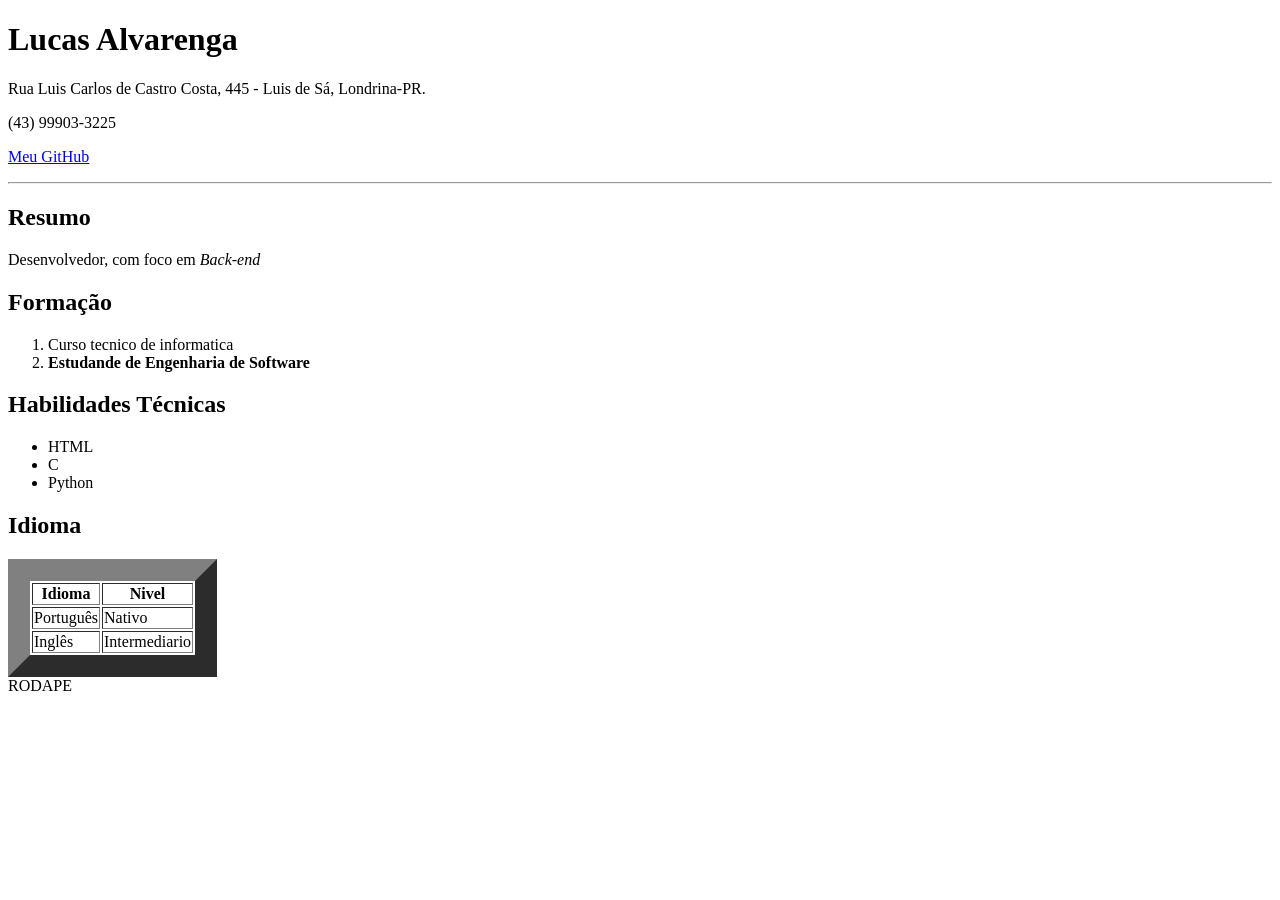
<file: Aula-2/index.html>
<!DOCTYPE html>
<html lang="pt-br">
    <head>
        <meta charset="UTF-8"/>
        <title>Currículo de Lucas</title>
    </head>
    <body>
        <div id="cabecalho">
            <h1> Lucas Alvarenga</h1>
            <p>Rua Luis Carlos de Castro Costa, 445 - Luis de Sá, Londrina-PR.</p>
            <p>(43) 99903-3225</p>
            <p>
                <a href="https://github.com/lcalvadev/Aula-Front-end.git"> Meu GitHub</a>
            </p>
        </div>
        <hr>
        <div id="principal">

            <div>
                <h2> Resumo</h2>
                <p>
                    Desenvolvedor, com foco em <i>Back-end</i>
                </p>
            </div>

            <div>
                <h2>Formação</h2>
                <ol>
                    <li>Curso tecnico de informatica</li>
                    <li><b>Estudande de Engenharia de Software</b></li>
                </ol>
            </div>

            <div>
                <h2>Habilidades Técnicas</h2>
                <ul>
                    <li>HTML</li>
                    <li>C</li>
                    <li>Python</li>
                </ul>
            </div>

            <div>
                <h2>Idioma</h2>
                <table border="22">
                    <tr>
                        <th>Idioma</th>
                        <th>Nivel</th>
                    </tr>
                    <tr>
                        <td>Português</td>
                        <td>Nativo</td>
                    </tr>
                    <tr>
                        <td>Inglês</td>
                        <td>Intermediario</td>
                    </tr>
                </table>
            </div>

        </div>
        <div>RODAPE</div>
    </body>

</html>
</file>
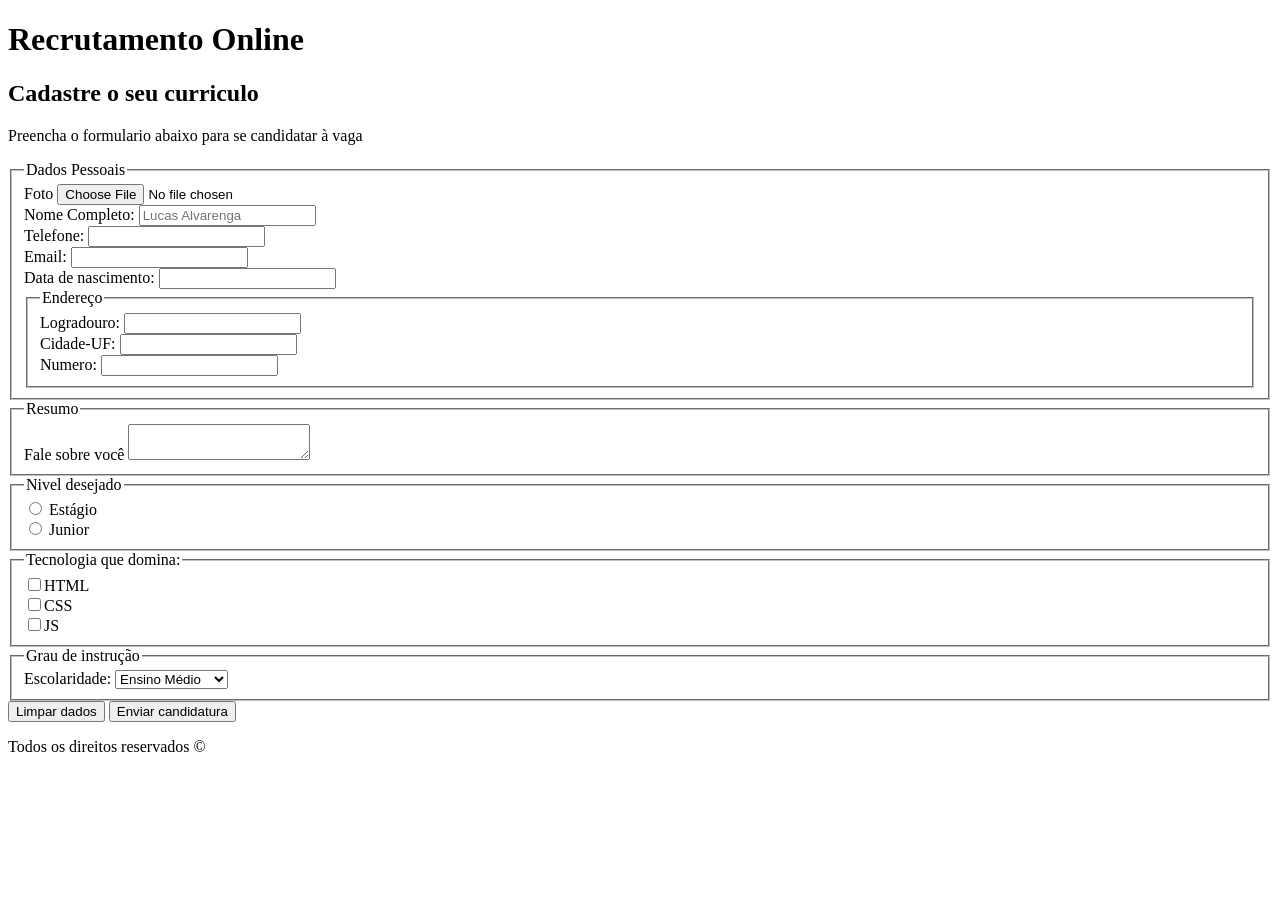
<file: Aula-3/index.html>
<!DOCTYPE html>
<html lang="pt-br">

<head>
    <title> Recrutamento Online</title>
    <meta charset="UTF-8">
</head>
<body>
    <header>
        <h1>Recrutamento Online</h1>
    </header>
    <main>
        <section>
            <h2>Cadastre o seu curriculo</h2>
            <form action="https://postman-echo.com/post" method="post" enctype="multipart/form-data">
                <p>Preencha o formulario abaixo para se candidatar à vaga</p>
                <fieldset>
                <legend>Dados Pessoais</legend>
                <!-- Campo novo de foto -->
                 <div>
                    <label for="foto_id">Foto</label>
                    <input id="foto_id" name="foto" type="file" accept="image/*">
                 </div>
                 
                <div>
                    <label for="nome_id">Nome Completo:</label>
                    <input id="nome_id" name="nome" type"text" placeholder="Lucas Alvarenga">
                </div>


                <!-- Adicionando um required -->
                <div>
                    <label for="telefone_id">Telefone:</label>
                    <input id="telefone_id" name="telefone" type"tel" required>
                </div>
                <div>
                    <label for="email_id">Email:</label>
                    <input id="email_id" name="email" type"email">
                </div>
                <div>
                    <label for="data_nasc_id">Data de nascimento:</label>
                    <input id="data_nasc_id" name="data_nasc" type"date">
                </div>
                <fieldset>
                    <legend>Endereço</legend>
                <div>
                      <label for="logradouro_id">Logradouro:</label>
                    <input id="logradouro_id" name="data_nasc" type"text">
                </div>
                <div>
                      <label for="cidade_id">Cidade-UF:</label>
                    <input id="cidade_id" name="cidade" type"text">
                </div>
                <div>
                    <label for="numero_id">Numero:</label>
                    <input id="numero_id" name="numero" type"number">
                </div>
                </fieldset>
                </fieldset>
                <fieldset>
                    <legend>Resumo</legend>
                    <div>
                        <label for="resumo_id">Fale sobre você</label>
                        <textarea id="resumo_id"
                                    name="resumo"></textarea>
                        </textarea>
                    </div>
                </fieldset>
                <fieldset>
                    <legend> Nivel desejado</legend>
                    <div>
                        <input id="nivel_estagio_id"
                                name="nivel"
                                type="radio"
                                value="estagio">
                        <label for="nivel_estagio_id">Estágio</label>
                    </div>
                    <div>
                        <input id="nivel_junior_id"
                                name="nivel"
                                type="radio"
                                value="estagio">
                        <label for="nivel_junior_id">Junior</label>
                    </div>
                </fieldset>

                <fieldset>
                    <legend> Tecnologia que domina:</legend>
                    <div>
                        <input id="tec_html_id"
                                name="tecnologias"
                                type="checkbox"
                                value="html"
                        <label for="tec_html_id">HTML</label>
                    </div>
                    <div>
                        <input id="tec_css_id"
                                name="tecnologias"
                                type="checkbox"
                                value="css"
                        <label for="tec_css_id">CSS</label>
                    </div>
                    <div>
                        <input id="tec_js_id"
                                name="tecnologias"
                                type="checkbox"
                                value="js"
                        <label for="tec_js_id">JS</label>
                    </div>
                </fieldset>
            

            <fieldset>
                <legend> Grau de instrução</legend>
                <div>
                    <label for="escolaridade_id">Escolaridade:</label>
                    <select id="escolaridade_id" name="escolaridade">
                        <option value="medio">Ensino Médio</option>
                        <option value="graduacao">Graduação</option>
                        <option value="pos">Pós-graduação</option>
                    </select>
                </div>
            </fieldset>
            
            <div>
                <button type="reset">Limpar dados</button>
                <button type="submit">Enviar candidatura</button>
            </div>
        </form>
        </section>
    </main>
    <footer>
        <p>Todos os direitos reservados &copy;</p>
    </footer>
</body>
</html>
</file>
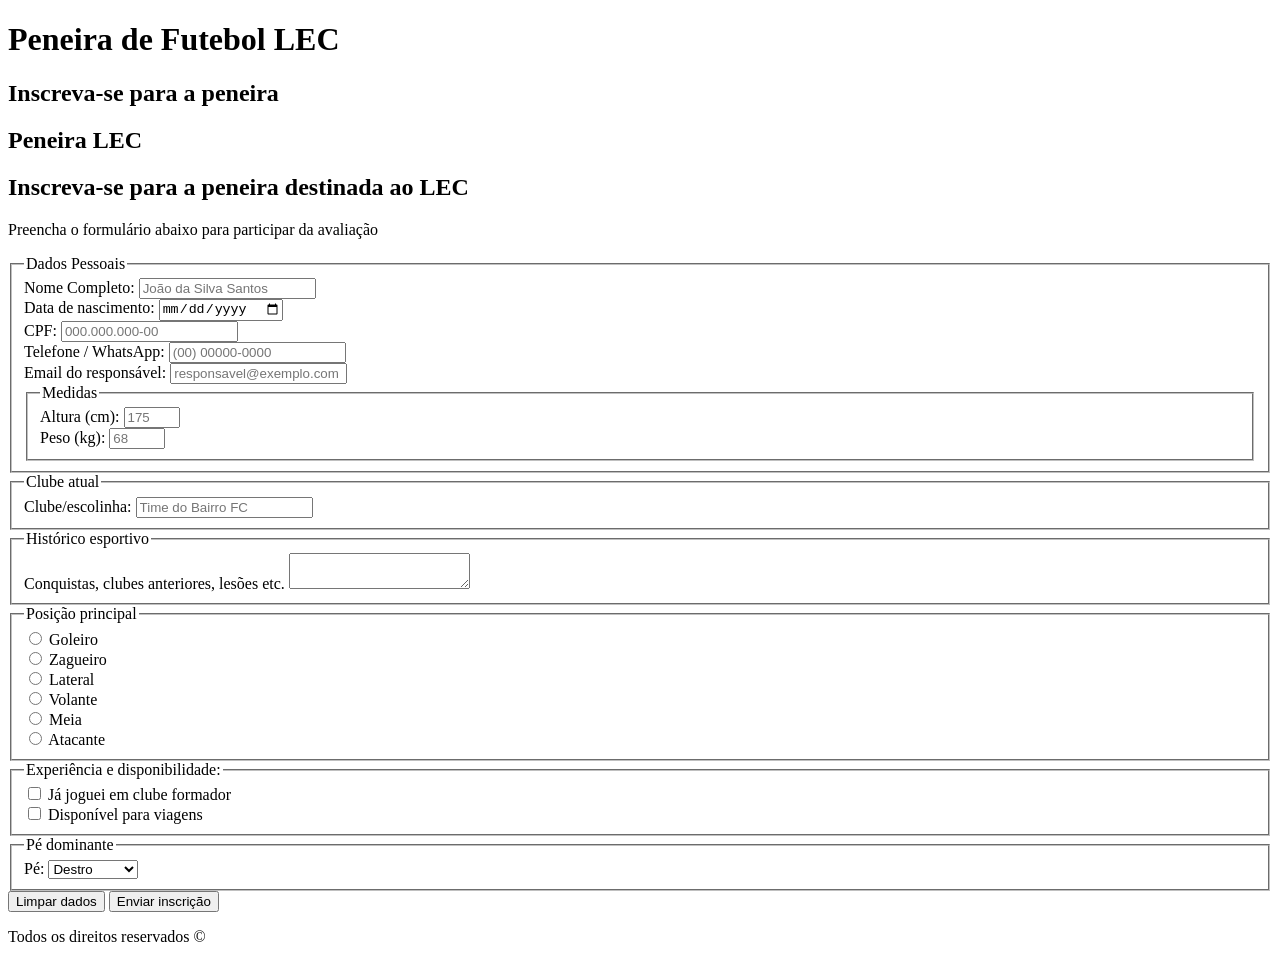
<file: Aula-4/index.html>
<!DOCTYPE html>
<html lang="pt-br">

<head>
    <title>Peneira de Futebol LEC</title>
    <meta charset="UTF-8">
</head>
<body>
    <header>
        <h1>Peneira de Futebol LEC</h1>
    </header>
    <main>
        <section>
            <h2>Inscreva-se para a peneira</h2>
        <h1>Peneira LEC</h1>
    </header>
    <main>
        <section>
            <h2>Inscreva-se para a peneira destinada ao LEC</h2>
            <form action="https://postman-echo.com/post" method="post" enctype="multipart/form-data">
                <p>Preencha o formulário abaixo para participar da avaliação</p>

                <fieldset>
                <legend>Dados Pessoais</legend>

                <div>
                    <label for="nome_id">Nome Completo:</label>
                    <input id="nome_id" name="nome" type="text" placeholder="João da Silva Santos" minlength="3">
                </div>

                <div>
                    <label for="nascimento_id">Data de nascimento:</label>
                    <input id="nascimento_id" name="nascimento" type="date">
                </div>

                <!-- Campo com pattern -->
                <div>
                    <label for="cpf_id">CPF:</label>
                    <input id="cpf_id" name="cpf" type="text" placeholder="000.000.000-00"
                           pattern="^\d{3}\.\d{3}\.\d{3}-\d{2}$">
                </div>

                <!-- Campo required -->
                <div>
                    <label for="telefone_id">Telefone / WhatsApp:</label>
                    <input id="telefone_id" name="telefone" type="tel" placeholder="(00) 00000-0000"
                           pattern="^\(\d{2}\)\s?\d{4,5}-\d{4}$" required>
                </div>

                <div>
                    <label for="email_id">Email do responsável:</label>
                    <input id="email_id" name="email" type="email" placeholder="responsavel@exemplo.com">
                </div>

                <fieldset>
                    <legend>Medidas</legend>
                <div>
                    <label for="altura_id">Altura (cm):</label>
                    <input id="altura_id" name="altura" type="number" min="100" max="220" placeholder="175">
                </div>
                <div>
                    <label for="peso_id">Peso (kg):</label>
                    <input id="peso_id" name="peso" type="number" min="20" max="150" placeholder="68">
                </div>
                </fieldset>
                </fieldset>

                <fieldset>
                    <legend>Clube atual</legend>
                    <div>
                        <label for="clube_id">Clube/escolinha:</label>
                        <input id="clube_id" name="clube" type="text" placeholder="Time do Bairro FC">
                    </div>
                </fieldset>

                <fieldset>
                    <legend>Histórico esportivo</legend>
                    <div>
                        <label for="observacoes_id">Conquistas, clubes anteriores, lesões etc.</label>
                        <textarea id="observacoes_id"
                                    name="observacoes"></textarea>
                    </div>
                </fieldset>

                <fieldset>
                    <legend>Posição principal</legend>
                    <div>
                        <input id="posicao_goleiro_id"
                                name="posicao"
                                type="radio"
                                value="goleiro">
                        <label for="posicao_goleiro_id">Goleiro</label>
                    </div>
                    <div>
                        <input id="posicao_zagueiro_id"
                                name="posicao"
                                type="radio"
                                value="zagueiro">
                        <label for="posicao_zagueiro_id">Zagueiro</label>
                    </div>
                    <div>
                        <input id="posicao_lateral_id"
                                name="posicao"
                                type="radio"
                                value="lateral">
                        <label for="posicao_lateral_id">Lateral</label>
                    </div>
                    <div>
                        <input id="posicao_volante_id"
                                name="posicao"
                                type="radio"
                                value="volante">
                        <label for="posicao_volante_id">Volante</label>
                    </div>
                    <div>
                        <input id="posicao_meia_id"
                                name="posicao"
                                type="radio"
                                value="meia">
                        <label for="posicao_meia_id">Meia</label>
                    </div>
                    <div>
                        <input id="posicao_atacante_id"
                                name="posicao"
                                type="radio"
                                value="atacante">
                        <label for="posicao_atacante_id">Atacante</label>
                    </div>
                </fieldset>

                <fieldset>
                    <legend>Experiência e disponibilidade:</legend>
                    <div>
                        <input id="ja_jogou_id"
                                name="experiencia"
                                type="checkbox"
                                value="clube_formador">
                        <label for="ja_jogou_id">Já joguei em clube formador</label>
                    </div>
                    <div>
                        <input id="viagem_id"
                                name="experiencia"
                                type="checkbox"
                                value="disponivel_viagem">
                        <label for="viagem_id">Disponível para viagens</label>
                    </div>
                </fieldset>


            <fieldset>
                <legend> Pé dominante</legend>
                <div>
                    <label for="pe_dominante_id">Pé:</label>
                    <select id="pe_dominante_id" name="pe_dominante">
                        <option value="destro">Destro</option>
                        <option value="canhoto">Canhoto</option>
                        <option value="ambidestro">Ambidestro</option>
                    </select>
                </div>
            </fieldset>
            
            <div>
                <button type="reset">Limpar dados</button>
                <button type="submit">Enviar inscrição</button>
            </div>
        </form>
        </section>
    </main>
    <footer>
        <p>Todos os direitos reservados &copy;</p>
    </footer>
</body>
</html>
</file>
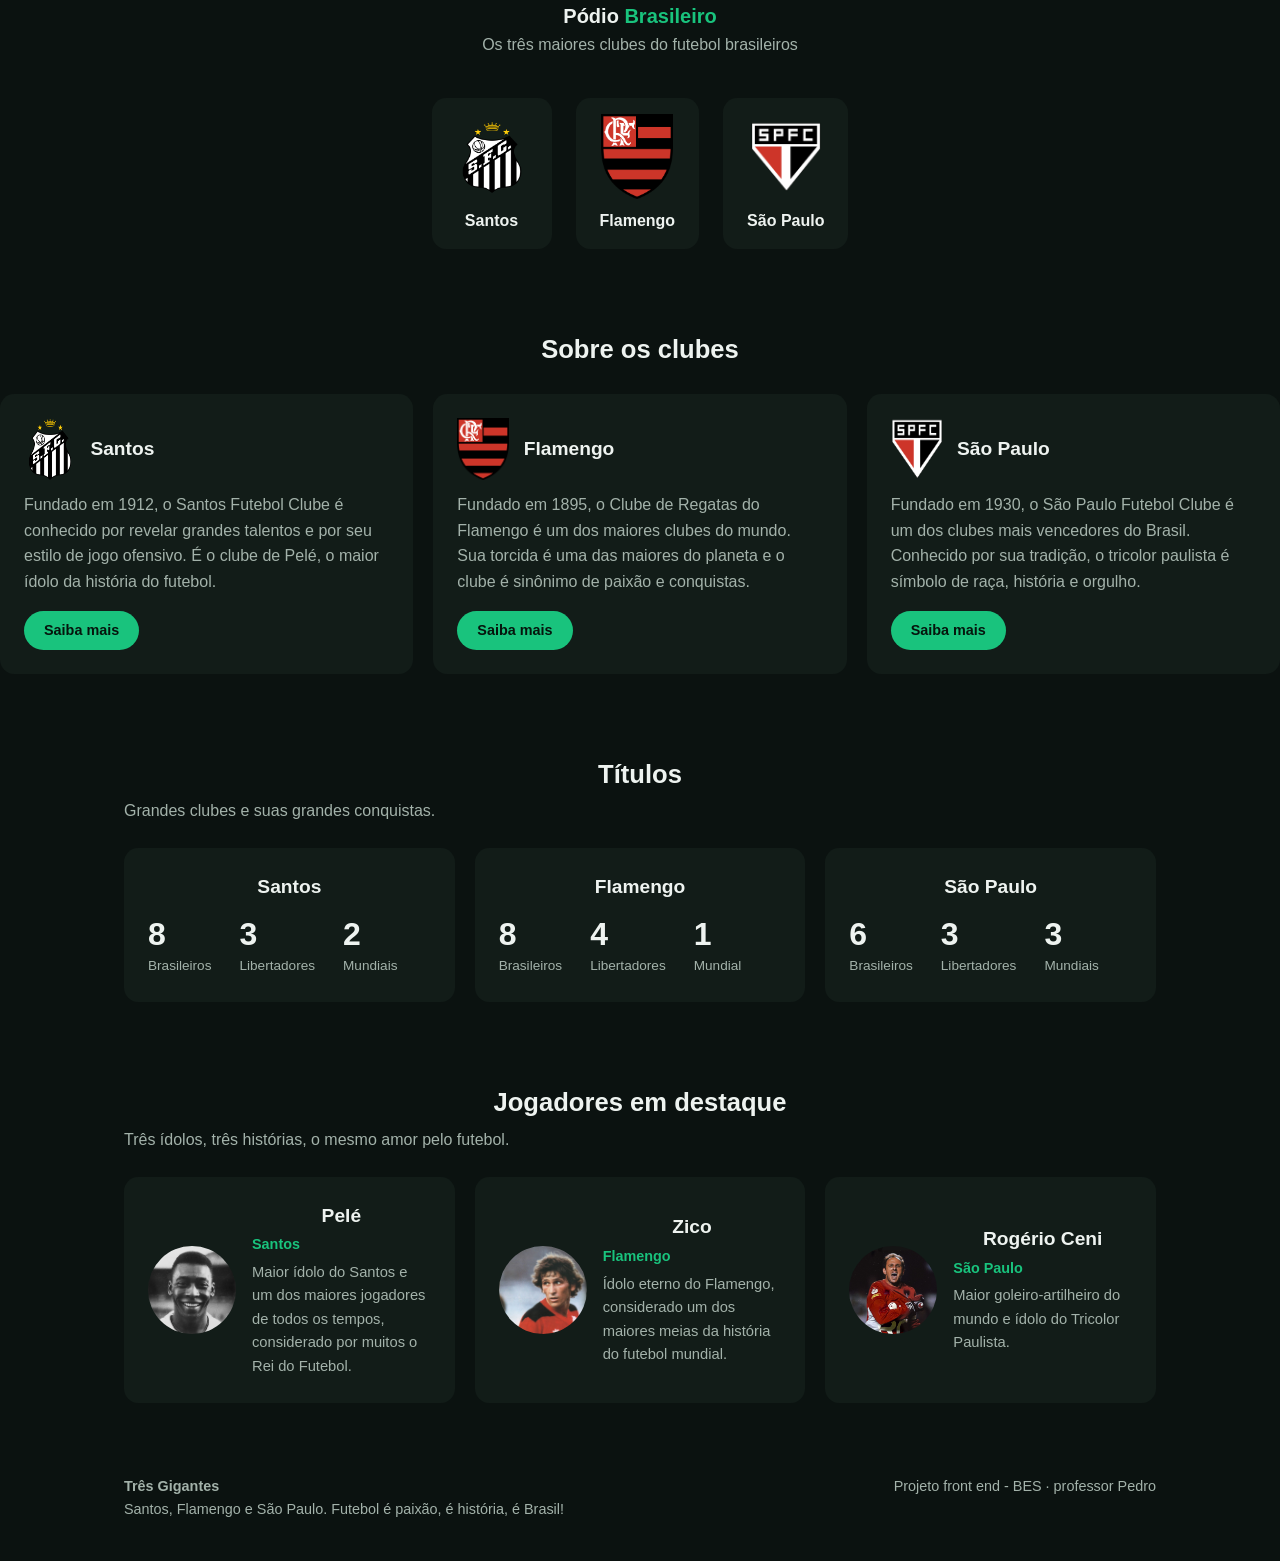
<file: Aula-6/atividade/index.html>
<!DOCTYPE html>
<html lang="pt-br">
<head>
    <meta charset="UTF-8">
    <meta name="viewport" content="width=device-width, initial-scale=1.0">
    <link rel="stylesheet" href="./styles/styles.css">
    <link rel="icon" href="./imagens/logo.png" type="image/x-icon">
    <title>Pódio Brasileiro</title>
</head>
<body>
<header>
    <h1 class="logo">Pódio<span> Brasileiro</span></h1>
    <p> Os três maiores clubes do futebol brasileiros</p>
</header>

<main>
    <section>
        <div class="container-flex">
            <div class="item">
                <img class="escudo" src="./imagens/Santos.png" alt="Escudo do Santos">
                Santos
            </div>
            <div class="item">
                <img class="escudo" src="./imagens/flamengo.png" alt="Escudo do Flamengo">
                Flamengo
            </div>
            <div class="item">
                <img class="escudo" src="./imagens/saopaulo.png" alt="Escudo do São Paulo">
                São Paulo
            </div>
        </div>
    </section>
</main>

        <section id="clubes">
            <div class="container-grid-area">
                <h2>Sobre os clubes</h2>
                <div class="grid">
                    <article class="card">
                        <div class="card-topo">
                            <img class="escudo" src="./imagens/Santos.png" aria-label="Escudo do Santos"><use href="#escudo-santos"/></img>
                            <h3>Santos</h3>
                        </div>
                        <p>Fundado em 1912, o Santos Futebol Clube é conhecido por revelar grandes talentos e por seu estilo de jogo ofensivo. É o clube de Pelé, o maior ídolo da história do futebol.</p>
                        <a class="botao" href="#clubes">Saiba mais</a>
                    </article>

                    <article class="card">
                        <div class="card-topo">
                            <img class="escudo" src="./imagens/flamengo.png" aria-label="Escudo do Flamengo"><use href="#escudo-flamengo"/></img>
                            <h3>Flamengo</h3>
                        </div>
                        <p>Fundado em 1895, o Clube de Regatas do Flamengo é um dos maiores clubes do mundo. Sua torcida é uma das maiores do planeta e o clube é sinônimo de paixão e conquistas.</p>
                        <a class="botao" href="#clubes">Saiba mais</a>
                    </article>

                    <article class="card">
                        <div class="card-topo">
                            <img class="escudo" src="./imagens/saopaulo.png" aria-label="Escudo do São Paulo"><use href="#escudo-saopaulo"/></img>
                            <h3>São Paulo</h3>
                        </div>
                        <p>Fundado em 1930, o São Paulo Futebol Clube é um dos clubes mais vencedores do Brasil. Conhecido por sua tradição, o tricolor paulista é símbolo de raça, história e orgulho.</p>
                        <a class="botao" href="#clubes">Saiba mais</a>
                    </article>
                </div>
            </div>
        </section>

        <section id="titulos">
            <div class="container">
                <h2>Títulos</h2>
                <p class="subtitulo">Grandes clubes e suas grandes conquistas.</p>
                <div class="grid">
                    <div class="card">
                        <h3>Santos</h3>
                        <div class="estatisticas">
                            <div><strong>8</strong><span>Brasileiros</span></div>
                            <div><strong>3</strong><span>Libertadores</span></div>
                            <div><strong>2</strong><span>Mundiais</span></div>
                        </div>
                    </div>

                    <div class="card">
                        <h3>Flamengo</h3>
                        <div class="estatisticas">
                            <div><strong>8</strong><span>Brasileiros</span></div>
                            <div><strong>4</strong><span>Libertadores</span></div>
                            <div><strong>1</strong><span>Mundial</span></div>
                        </div>
                    </div>

                    <div class="card">
                        <h3>São Paulo</h3>
                        <div class="estatisticas">
                            <div><strong>6</strong><span>Brasileiros</span></div>
                            <div><strong>3</strong><span>Libertadores</span></div>
                            <div><strong>3</strong><span>Mundiais</span></div>
                        </div>
                    </div>
                </div>
            </div>
        </section>

        <section id="jogadores">
            <div class="container">
                <h2>Jogadores em destaque</h2>
                <p class="subtitulo">Três ídolos, três histórias, o mesmo amor pelo futebol.</p>
                <div class="grid">
                    <div class="card jogador">
                        <img class="foto" src="./imagens/pele.jpg" alt="Foto do Pelé">
                        <div>
                            <h3>Pelé</h3>
                            <span class="time">Santos</span>
                            <p>Maior ídolo do Santos e um dos maiores jogadores de todos os tempos, considerado por muitos o Rei do Futebol.</p>
                        </div>
                    </div>

                    <div class="card jogador">
                        <img class="foto" src="./imagens/zico.jpg" alt="Foto do Zico">
                        <div>
                            <h3>Zico</h3>
                            <span class="time">Flamengo</span>
                            <p>Ídolo eterno do Flamengo, considerado um dos maiores meias da história do futebol mundial.</p>
                        </div>
                    </div>

                    <div class="card jogador">
                        <img class="foto" src="./imagens/rc.jpg" alt="Foto do Rogerio Ceni">
                        <div>
                            <h3>Rogério Ceni</h3>
                            <span class="time">São Paulo</span>
                            <p>Maior goleiro-artilheiro do mundo e ídolo do Tricolor Paulista.</p>
                        </div>
                    </div>
                </div>
            </div>
        </section>
    </main>

    <footer id="contato">
        <div class="container rodape">
            <div>
                <strong>Três Gigantes</strong><br>
                Santos, Flamengo e São Paulo. Futebol é paixão, é história, é Brasil!
            </div>
            <div>Projeto front end - BES · professor Pedro </div>
        </div>
    </footer>
</body>
</html>
</file>
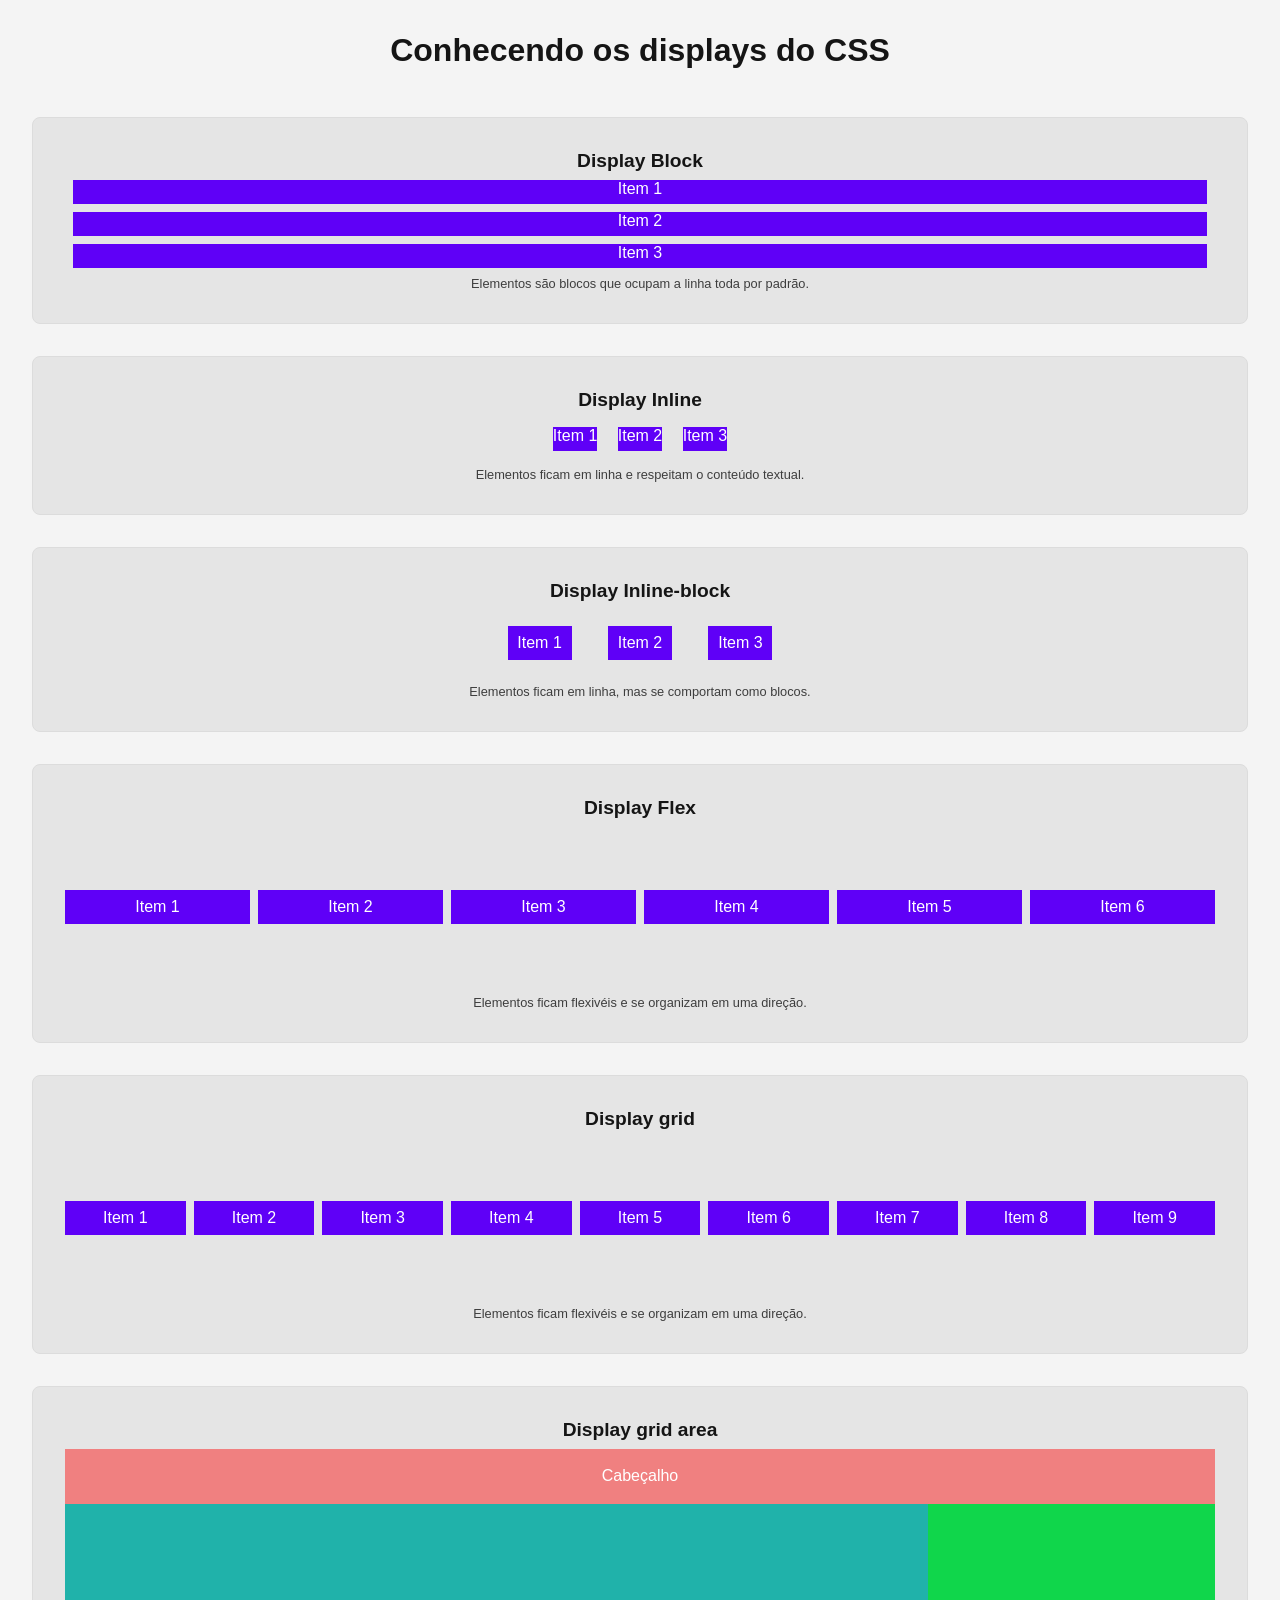
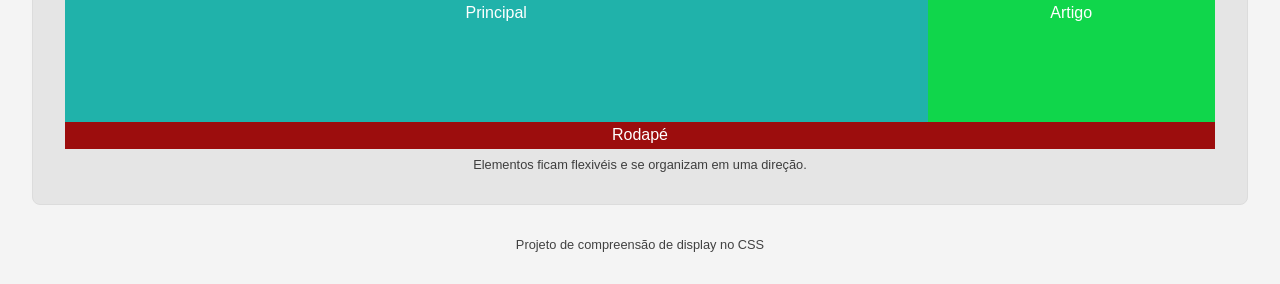
<file: Aula-6/exemplo/index.html>
<!DOCTYPE html>
<html lang="pt-br">
<head>
    <meta charset="UTF-8">
    <meta name="viewport" content="width=device-width, initial-scale=1.0">
    <link rel="stylesheet" href="./styles/styles.css">
    <link rel="icon" href="./imagens/logo.png" type="image/x-icon">
    <title>Document</title>
</head>
<body>
    <header>
        <h1>Conhecendo os displays do CSS</h1>
    </header>

    <main>
        <section>
            <h2>Display Block</h2>
                <div class="container-block">
                    <div class="item">Item 1</div>
                    <div class="item">Item 2</div>
                    <div class="item">Item 3</div>
                </div>
                <p>Elementos são blocos que ocupam a linha toda por padrão.</p>
        </section>

        <section>
            <h2>Display Inline</h2>
                <div class="container-inline">
                    <div class="item">Item 1</div>
                    <div class="item">Item 2</div>
                    <div class="item">Item 3</div>
                </div>
                <p>Elementos ficam em linha e respeitam o conteúdo textual.</p>
        </section>

        <section>
            <h2>Display Inline-block</h2>
                <div class="container-inline-block">
                    <div class="item">Item 1</div>
                    <div class="item">Item 2</div>
                    <div class="item">Item 3</div>
                </div>
                <p>Elementos ficam em linha, mas se comportam como blocos.</p>
        </section>

        <section>
            <h2>Display Flex</h2>
                <div class="container-flex">
                    <div class="item">Item 1</div>
                    <div class="item">Item 2</div>
                    <div class="item">Item 3</div>
                    <div class="item">Item 4</div>
                    <div class="item">Item 5</div>
                    <div class="item">Item 6</div>
                </div>
                <p>Elementos ficam flexivéis e se organizam em uma direção.</p>
        </section>

        <section>
            <h2>Display grid</h2>
                <div class="container-flex">
                    <div class="item">Item 1</div>
                    <div class="item">Item 2</div>
                    <div class="item">Item 3</div>
                    <div class="item">Item 4</div>
                    <div class="item">Item 5</div>
                    <div class="item">Item 6</div>
                    <div class="item">Item 7</div>
                    <div class="item">Item 8</div>
                    <div class="item">Item 9</div>
                </div>
                <p>Elementos ficam flexivéis e se organizam em uma direção.</p>
        </section>

        <section>
            <h2>Display grid area</h2>
                <div class="container-grid-area">
                    <div class="item item-cabecalho">Cabeçalho</div>
                    <div class="item item-principal">Principal</div>
                    <div class="item item-artigo">Artigo</div>
                    <div class="item item-rodape">Rodapé</div>

                </div>
                <p>Elementos ficam flexivéis e se organizam em uma direção.</p>
        </section>



    </main>
    <footer>
        <p>Projeto de compreensão de display no CSS</p>
    </footer>
</body>
</html>
</file>
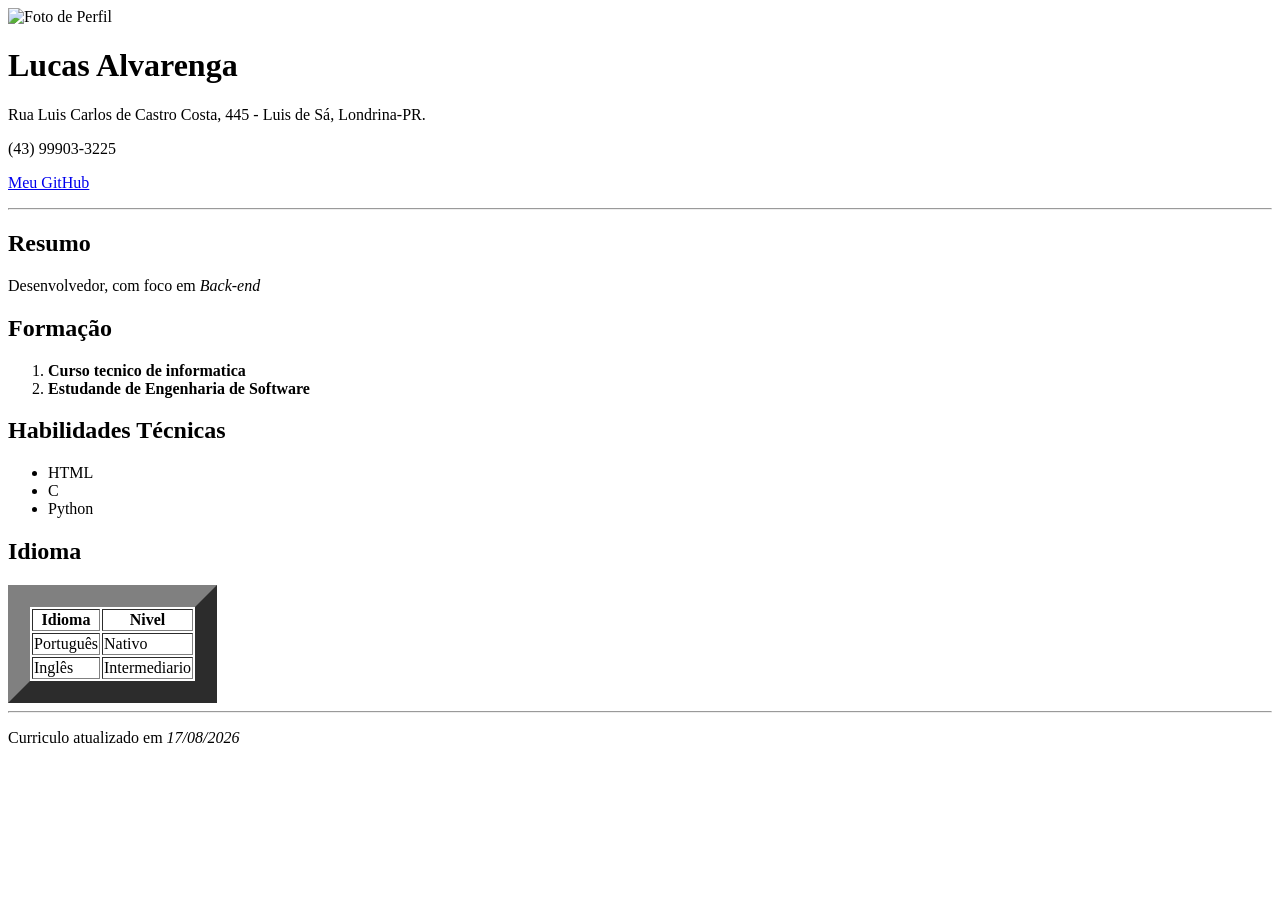
<file: Aula-2/index_semantica.html>
<!doctype html>
<html lang="pt-br">
  <head>
    <meta charset="UTF-8" />
    <title>Currículo de Lucas</title>
  </head>
  <body>
    <header>
        <img scr="aulaa.jpg" alt="Foto de Perfil">
      <h1>Lucas Alvarenga</h1>
      <p>Rua Luis Carlos de Castro Costa, 445 - Luis de Sá, Londrina-PR.</p>
      <p>(43) 99903-3225</p>
      <p>
        <a href="https://github.com/lcalvadev/Aula-Front-end.git">
          Meu GitHub</a
        >
      </p>
    </header>
    <hr />
    <main>
      <section>
        <h2>Resumo</h2>
        <p>Desenvolvedor, com foco em <em>Back-end</em></p>
      </section>
      <section>
        <h2>Formação</h2>
        <ol>
          <li><strong>Curso tecnico de informatica</strong></li>
          <li><strong>Estudande de Engenharia de Software</strong></li>
        </ol>
      </section>
      <section>
        <h2>Habilidades Técnicas</h2>
        <ul>
          <li>HTML</li>
          <li>C</li>
          <li>Python</li>
        </ul>
      </section>
      <section>
        <h2>Idioma</h2>
        <table border="22">
          <tr>
            <th>Idioma</th>
            <th>Nivel</th>
          </tr>
          <tr>
            <td>Português</td>
            <td>Nativo</td>
          </tr>
          <tr>
            <td>Inglês</td>
            <td>Intermediario</td>
          </tr>
        </table>
      </section>
    </main>
    <hr />
    <footer>
      <p>Curriculo atualizado em <em>17/08/2026</em></p>
    </footer>
  </body>
</html>
</file>
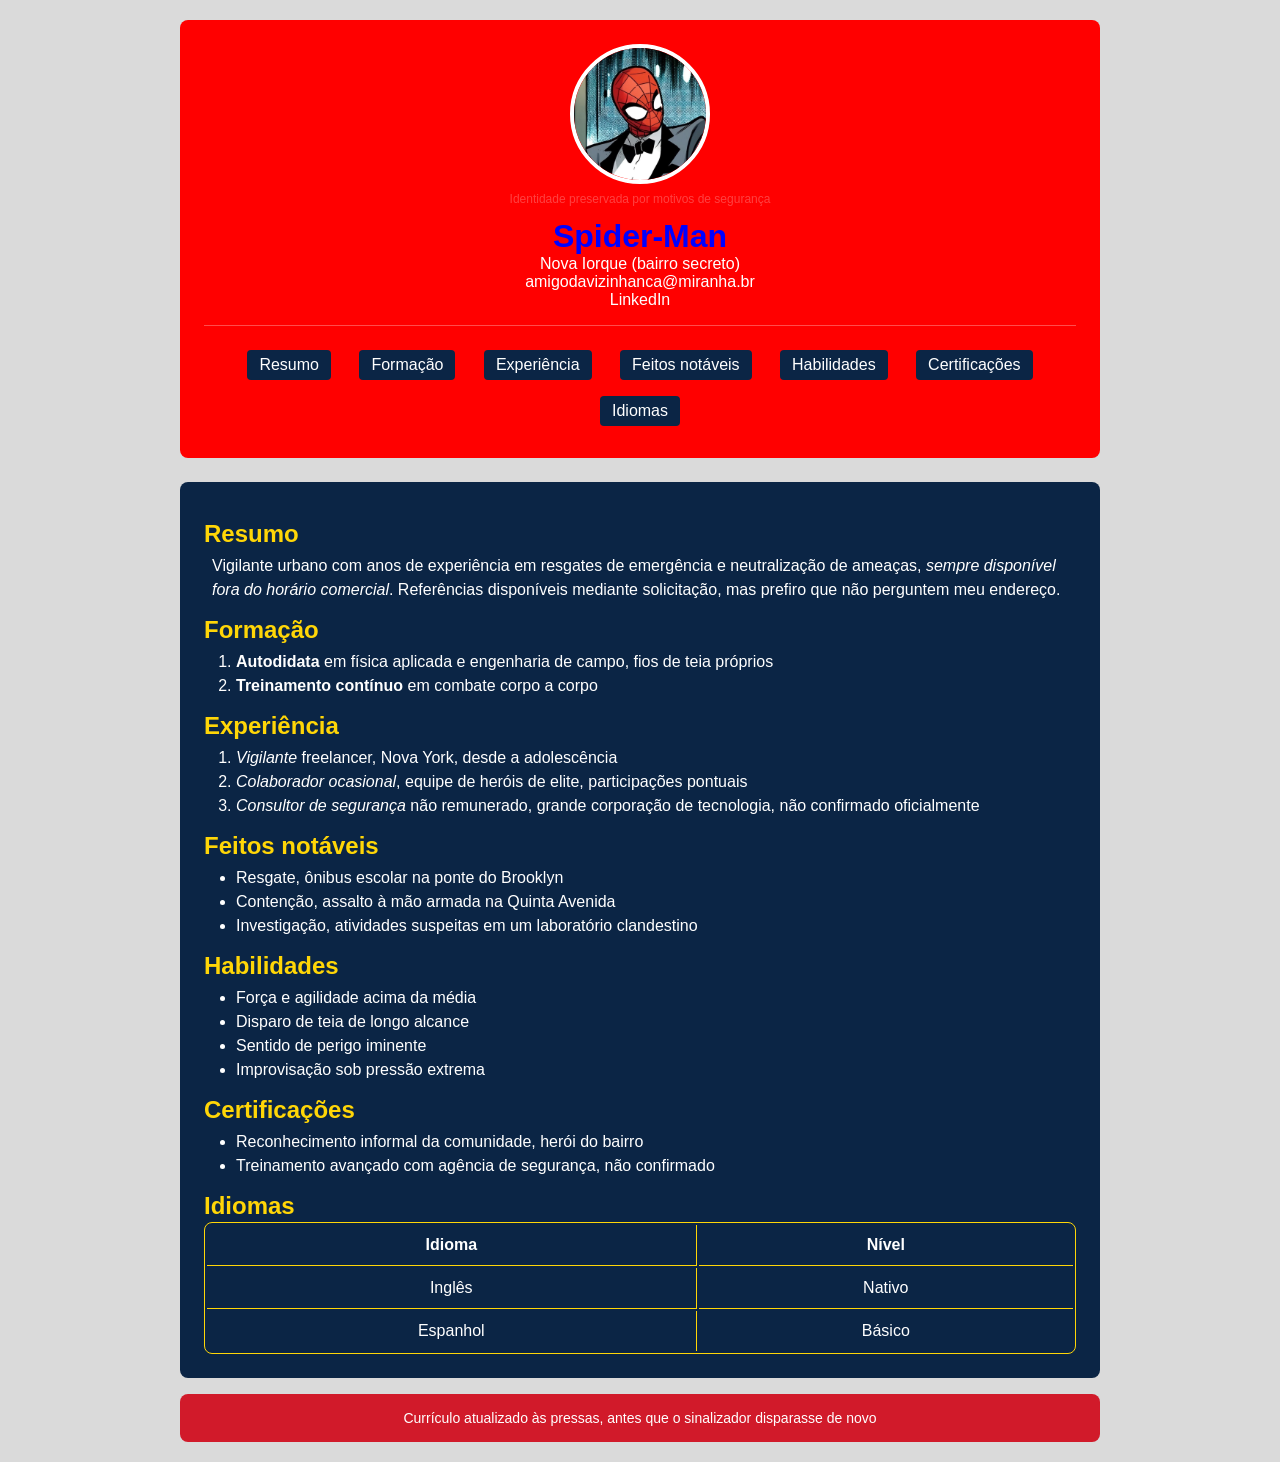
<file: Aula-5/index (1).html>
<!DOCTYPE html>
<html lang="pt-br">
<head>
  <meta charset="UTF-8" />
  <meta name="viewport" content="width=device-width, initial-scale=1.0" />
  <title>Currículo Spider-Man</title>
  <link rel="stylesheet" href="./styles/global.css">
</head>
<body>
  <header>
    <figure>
      <img src="./imagens/miranha.jpg" alt="Foto de perfil, pessoa mascarada com traje vermelho e azul" />
      <figcaption>Identidade preservada por motivos de segurança</figcaption>
    </figure>
    <h1 style="color:  blue;">Spider-Man</h1>
    <div class="header-info">
      <p>Nova Iorque (bairro secreto)</p>
      <p>
        <a href="mailto:amigodavizinhanca@miranha.br">amigodavizinhanca@miranha.br</a>
      </p>
      <p>
        <a href="https://www.linkedin.com/in/miranha/">LinkedIn</a>
      </p>
      <nav>
        <ul>
          <li><a href="#resumo">Resumo</a></li>
          <li><a href="#formacao">Formação</a></li>
          <li><a href="#experiencia">Experiência</a></li>
          <li><a href="#feitos">Feitos notáveis</a></li>
          <li><a href="#habilidades">Habilidades</a></li>
          <li><a href="#certificacoes">Certificações</a></li>
          <li><a href="#idiomas">Idiomas</a></li>
        </ul>
      </nav>
    </div>
  </header>

  <main>
    <section id="resumo">
      <h2>Resumo</h2>
      <p>
        Vigilante urbano com anos de experiência em resgates de emergência e neutralização de ameaças,
        <em>sempre disponível fora do horário comercial</em>. Referências disponíveis mediante solicitação,
        mas prefiro que não perguntem meu endereço.
      </p>
    </section>

    <section id="formacao">
      <h2>Formação</h2>
      <ol>
        <li><strong>Autodidata</strong> em física aplicada e engenharia de campo, fios de teia próprios</li>
        <li><strong>Treinamento contínuo</strong> em combate corpo a corpo</li>
      </ol>
    </section>

    <section id="experiencia">
      <h2>Experiência</h2>
      <ol>
        <li><em>Vigilante</em> freelancer, Nova York, desde a adolescência</li>
        <li><em>Colaborador ocasional</em>, equipe de heróis de elite, participações pontuais</li>
        <li><em>Consultor de segurança</em> não remunerado, grande corporação de tecnologia, não confirmado oficialmente</li>
      </ol>
    </section>

    <section id="feitos">
      <h2>Feitos notáveis</h2>
      <ul>
        <li>Resgate, ônibus escolar na ponte do Brooklyn</li>
        <li>Contenção, assalto à mão armada na Quinta Avenida</li>
        <li>Investigação, atividades suspeitas em um laboratório clandestino</li>
      </ul>
    </section>

    <section id="habilidades">
      <h2>Habilidades</h2>
      <ul>
        <li>Força e agilidade acima da média</li>
        <li>Disparo de teia de longo alcance</li>
        <li>Sentido de perigo iminente</li>
        <li>Improvisação sob pressão extrema</li>
      </ul>
    </section>

    <section id="certificacoes">
      <h2>Certificações</h2>
      <ul>
        <li>Reconhecimento informal da comunidade, herói do bairro</li>
        <li>Treinamento avançado com agência de segurança, não confirmado</li>
      </ul>
    </section>

    <section id="idiomas">
      <h2>Idiomas</h2>
      <table>
        <thead>
          <tr>
            <th scope="col">Idioma</th>
            <th scope="col">Nível</th>
          </tr>
        </thead>
        <tbody>
          <tr>
            <td>Inglês</td>
            <td>Nativo</td>
          </tr>
          <tr>
            <td>Espanhol</td>
            <td>Básico</td>
          </tr>
        </tbody>
      </table>
    </section>
  </main>

  <footer>
    <p>Currículo atualizado às pressas, antes que o sinalizador disparasse de novo</p>
  </footer>
</body>

</html>
</file>
<file: Aula-6/atividade/styles/styles.css>
* {
    margin: 0;
    padding: 0;
    box-sizing: border-box;
}

body {
    font-size: 16px;
    font-family: "Nunito", sans-serif;
    background-color: #0b1210;
    color: #eef3f0;
    line-height: 1.6;
}

a {
    color: inherit;
    text-decoration: none;
}

header h1 {
    max-width: none;
    width: 100%;
    text-align: center;
}

h2 {
    max-width: none;
    width: 100%;
    text-align: center;
    font-size: 1.6rem;
    font-weight: 800;
}

h3 {
    max-width: none;
    width: 100%;
    text-align: center;
    font-size: 1.2rem;
    font-weight: 800;
}

header p {
    max-width: none;
    width: 100%;
    text-align: center;
}
p { 
    color: #a3b2aa;
}

section {
    padding: 2.5rem 0;
}


.container {
    max-width: 1080px;
    margin: 0 auto;
    padding: 0 1.5rem;
}

/* Cabeçalho (flex) */
.cabecalho {
    display: flex;
    justify-content: space-between;
    align-items: center;
    flex-wrap: wrap;
    gap: 2rem;
    padding: 2.25rem 0;
}

.logo {
    font-size: 1.25rem;
    font-weight: 800;
}

.logo span {
    color: #19c37d;
}

.menu {
    display: flex;
    flex-wrap: wrap;
    gap: 1.25rem;
    color: #a3b2aa;
}

.menu a:hover,
.menu a.ativo {
    color: #19c37d;
}

/* Início */
.inicio {
    padding: 3.5rem 0 1.5rem;
}

.inicio p {
    margin-top: 0.75rem;
    max-width: 34em;
}

/* Escudos */
.escudo {
    width: 52px;
    height: 62px;
    flex: none;
    display: block;
}

.escudo-grande {
    width: 96px;
    height: 114px;
}

/* Escudos em destaque (grid) */
.clubes-destaque {
    display: grid;
    grid-template-columns: repeat(3, 1fr);
    gap: 1.25rem;
    margin-top: 2rem;
}

.clubes-destaque div {
    display: flex;
    flex-direction: column;
    align-items: center;
    gap: 0.6rem;
    padding: 1.5rem 0.75rem;
    background-color: #121c18;
    border-radius: 0.9rem;
    font-weight: 800;
    font-size: 1.1rem;
}

/* Grade dos cartões (grid) */
.grid {
    display: grid;
    grid-template-columns: repeat(auto-fit, minmax(260px, 1fr));
    gap: 1.25rem;
    margin-top: 1.5rem;
}

.card {
    background-color: #121c18;
    border-radius: 0.9rem;
    padding: 1.5rem;
}

.card-topo {
    display: flex;
    align-items: center;
    gap: 0.9rem;
    margin-bottom: 0.75rem;
}

.botao {
    display: inline-block;
    margin-top: 1rem;
    padding: 0.5rem 1.25rem;
    border-radius: 999px;
    background-color: #19c37d;
    color: #06150d;
    font-size: 0.9rem;
    font-weight: 600;
}

.botao:hover {
    background-color: #43d99a;
}

/* Títulos (flex) */
.subtitulo {
    margin-top: 0.25rem;
}

.estatisticas {
    display: flex;
    gap: 1.75rem;
    margin-top: 0.9rem;
}

.estatisticas strong {
    display: block;
    font-size: 2rem;
    font-weight: 800;
    line-height: 1.1;
}

.estatisticas span {
    color: #a3b2aa;
    font-size: 0.85rem;
}

/* Jogadores (flex) */
.jogador {
    display: flex;
    align-items: center;
    gap: 1rem;
}

.foto {
    width: 88px;
    height: 88px;
    flex: none;
    border-radius: 50%;
    object-fit: cover;
    object-position: top;
}

.jogador .time {
    color: #19c37d;
    font-size: 0.9rem;
    font-weight: 600;
}

.jogador p {
    font-size: 0.92rem;
    margin-top: 0.25rem;
}

/* Rodapé (flex) */
footer {
    padding: 2rem 0 2.5rem;
    color: #a3b2aa;
    font-size: 0.9rem;
}

.rodape {
    display: flex;
    justify-content: space-between;
    flex-wrap: wrap;
    gap: 1rem;
}

@media (max-width: 560px) {
    h1 {
        font-size: 2rem;
    }

    .clubes-destaque {
        grid-template-columns: 1fr;
    }
}

/* ===== DISPLAY FLEX: escudos lado a lado ===== */
.container-flex {
    display: flex;
    flex-direction: row;
    flex-wrap: nowrap;
    justify-content: center;
    align-items: center;
    gap: 1.5rem;
}

.container-flex .item {
    display: flex;
    flex-direction: column;
    align-items: center;
    gap: 0.5rem;
    padding: 1rem 1.5rem;
    background-color: #121c18;
    border-radius: 0.9rem;
    font-weight: 800;
}

.container-flex .escudo {
    width: 72px;
    height: 86px;
    object-fit: contain;
}
</file>
<file: Aula-6/exemplo/styles/styles.css>
* {
    margin: 0;
    padding: 0;
    box-sizing: border-box;
}

body {
    font-size: 16px;
    font-family: "Franklin Gothic Medium", sans-serif;
    padding: 2rem;
    background-color: #f4f4f4;
    color: #151515;
}

h1 {
    text-align: center;
    margin-bottom: 3rem;
}

h2 {
    font-size: 1.2rem;
    margin-bottom: 0.5rem;
}

p {
    opacity: 0.8;
    font-size: 0.8rem;
    margin-top: 0.5rem;
}

section {
    background-color: #e5e5e5;
    padding: 2rem;
    margin-bottom: 2rem;
    border-radius: 0.5rem;
    border: 1px solid #dcdcdc;
    text-align: center;
}

footer {
    text-align: center;
}

.item {
    background-color: #5f00f7;
    color: #ffffff;
}

.container-block .item {
    display:block;
    height: 1.5rem;
    margin: 0.5rem;
}

.container-inline .item {
    display:inline-block;
    height: 1.5rem;
    margin: 0.5rem;
}

.container-inline-block .item {
    display:inline-block;
    padding: 0.5rem;
    margin: 1rem;
    width: 4rem;
}

.container-flex {
    display: flex;
    justify-content: center;
    align-items: center;
    flex-wrap: wrap;
    height: 10rem;
    gap: 0.5rem;
}

.container-flex .item {
    padding: 0.5rem;
    flex-basis: 100px;
    flex-grow: 1;
}

#item-2 {
    flex-grow: 2;
}

#item-3 {
    flex-grow: 3;
}

.container-grid {
    background-color: aqua;
    display: grid;
    grid-template-columns: 100px 100px 100px;
    grid-auto-rows: minmax(4rem, auto);
    gap: 0.5rem;
}

.container-grid .item {
    display: flex;
    align-items: center;
    justify-content: center;
}

.container-grid-area {
    display: grid;
    grid-template-areas: 
    "cabecalho  cabecalho"
    "principal  artigo"
    "rodape     rodape";
    grid-template-columns: 3fr 1fr;
    grid-template-rows: 1fr 4fr 0.5fr;
    height: 300px;
}

.container-grid-area div{
    display: flex;
    align-items: center;
    justify-content: center;
}

.container-grid-area .item-cabecalho{
    grid-area: cabecalho;
    background-color: lightcoral;
}

.container-grid-area .item-principal{
    grid-area: principal;
    background-color: lightseagreen;
}

.container-grid-area .item-artigo{
    grid-area: artigo;
    background-color: rgb(16, 214, 75);
}

.container-grid-area .item-rodape{
    grid-area: rodape;
    background-color: rgb(156, 13, 13);
}
</file>
<file: Aula-5/styles/global.css>
*{
    margin: 0;
    padding: 0;
    box-sizing: border-box;
}

body {
    font-size: 16px;
    font-family: Arial, Helvetica, sans-serif;
    color: #1a1a1a;
    background-color: rgb(218, 218, 218);
    padding: 1.25rem;
    max-width: 60rem;
    margin: auto;
}

header{
    background-color: red;
    color: #ffffff;
    padding: 1.5rem;
    border-radius: 0.5rem;
    text-align: center;
}

header img {
    width: 8.75rem;
    height: 8.75rem;
    border-radius: 50%;
    border: 0.25rem solid #ffff;
}

header figcaption{
    font-size: 0.75rem;
    opacity: 0.25;
    margin-top: 0.25rem;
}

header h1{
    margin-top: 0.75rem;
    font-size: 2rem;
}

header p{
    margin-top: 0.25;
}

header a{
    color: inherit;
    text-decoration: none;
}

a:hover{
    opacity: 0.8;
    cursor: pointer;
    color: #ffd607;
    transition: 0.5s;
}

nav{
    margin-top: 1rem;
    padding-top: 1rem;
    border-top: 0.065rem solid rgba(255, 255, 255, 0.3);
}

nav ul {
    list-style: none;
}

nav li{
    display: inline-block;
    margin: 0.25rem 0.5rem;
}

nav a{
    display: block;
    background-color: #0b2545;
    padding: 0.375rem 0.75rem;
    border-radius: 0.25rem;
    margin: 0.25rem;
}

main {
    padding: 1.5rem;
    color: #ffffff;
    background-color: #0b2545;
    margin-top: 1.5rem;
    border-radius: 0.5rem;
}

section{
    margin-top: 1rem;
    line-height: 1.5rem;
}

section h2{
    color: #ffd607
}

section p{
    margin: 0.5rem;
}

section ul, section ol {
    margin: 0.5rem 1rem;
    padding-left: 1rem;
}

table{
    width: 100%;
    margin-top: 0.25rem;
    border: 0.00275rem solid #ffd607;
    border-radius: 0.5rem;
}

table th,
table td{
    padding: 0.5rem;
    text-align: center;
    border-right: 0.00275rem solid #ffd607;
    border-bottom: 0.00275rem solid #ffd607;
}

table th:last-child,
table td:last-child {
    border-right: none;
}

table tr:last-child td {
    border-bottom: none;
}

footer{
    margin-top: 1rem;
    font-size: 0.875rem;
    text-align: center;
    color: #ffffff;
    background-color: #d11a2a;
    padding: 1rem;
    border-radius: 0.5rem;
}
</file>
